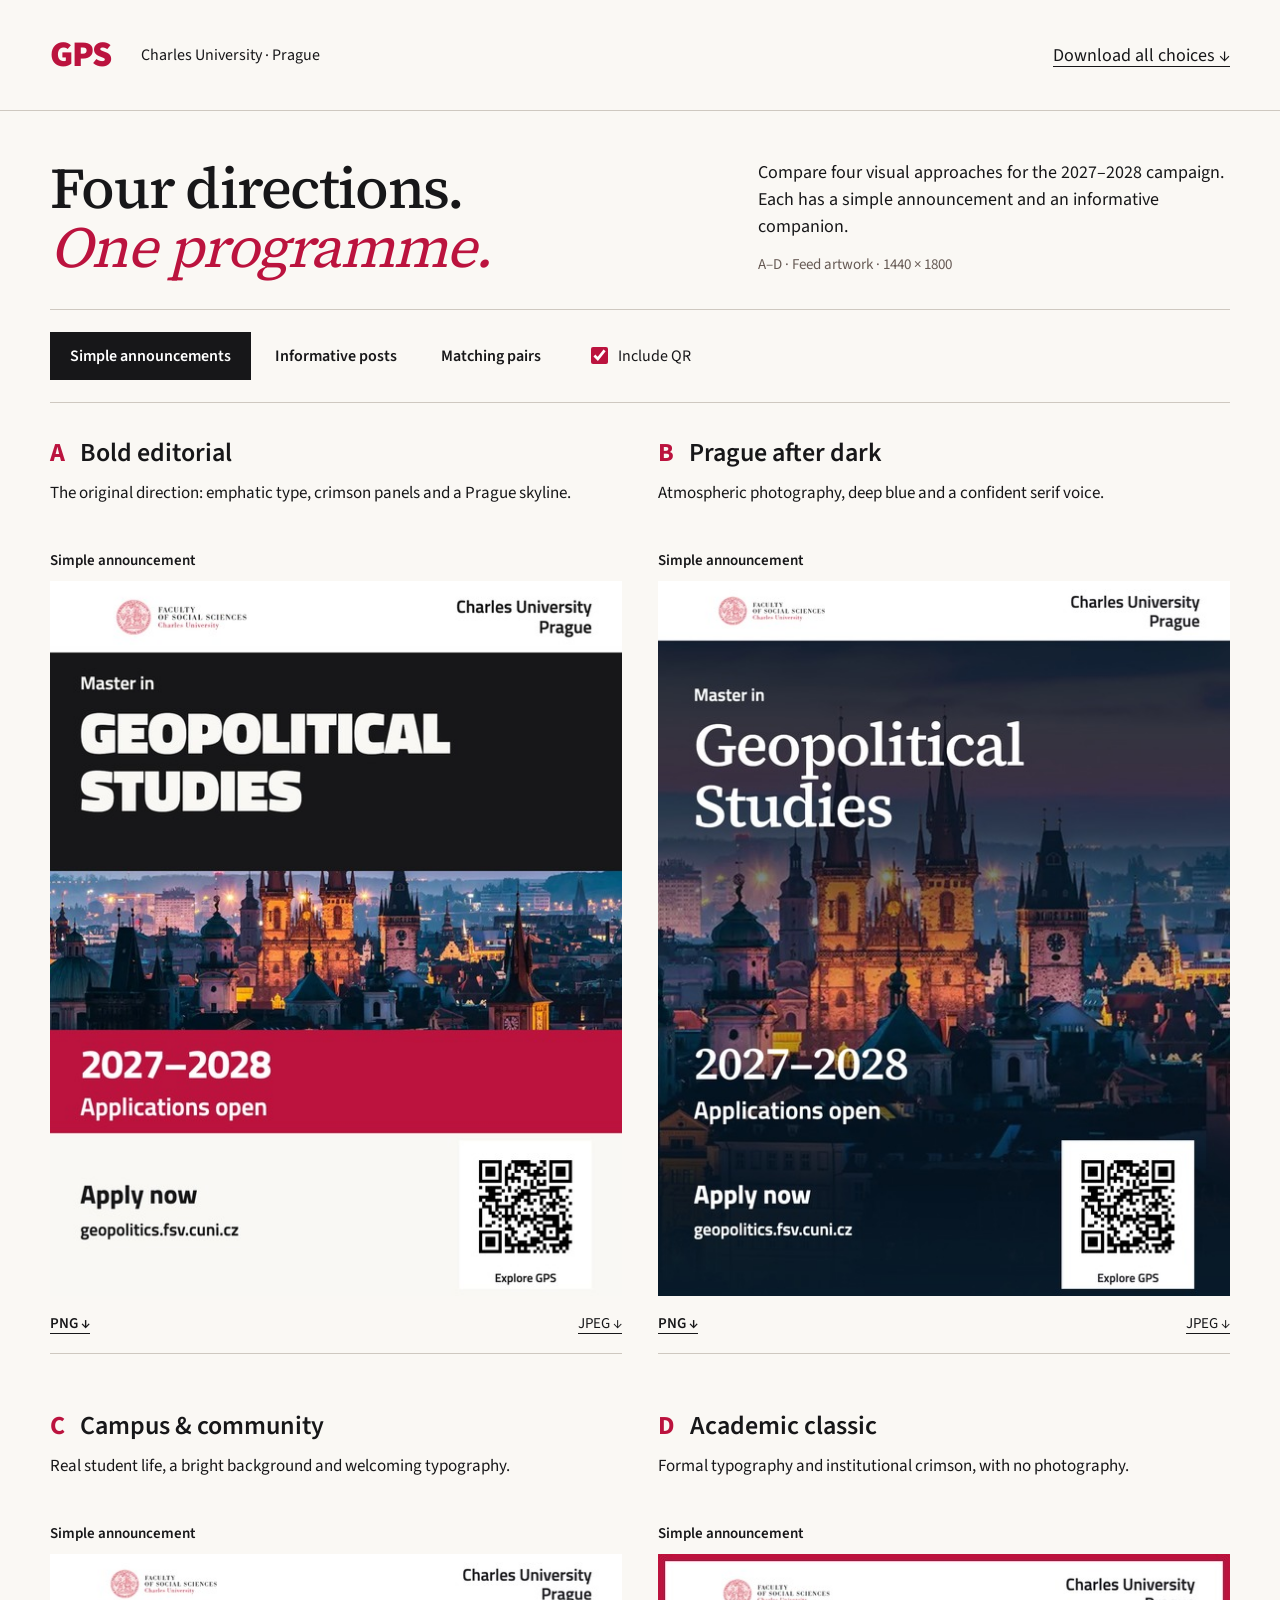
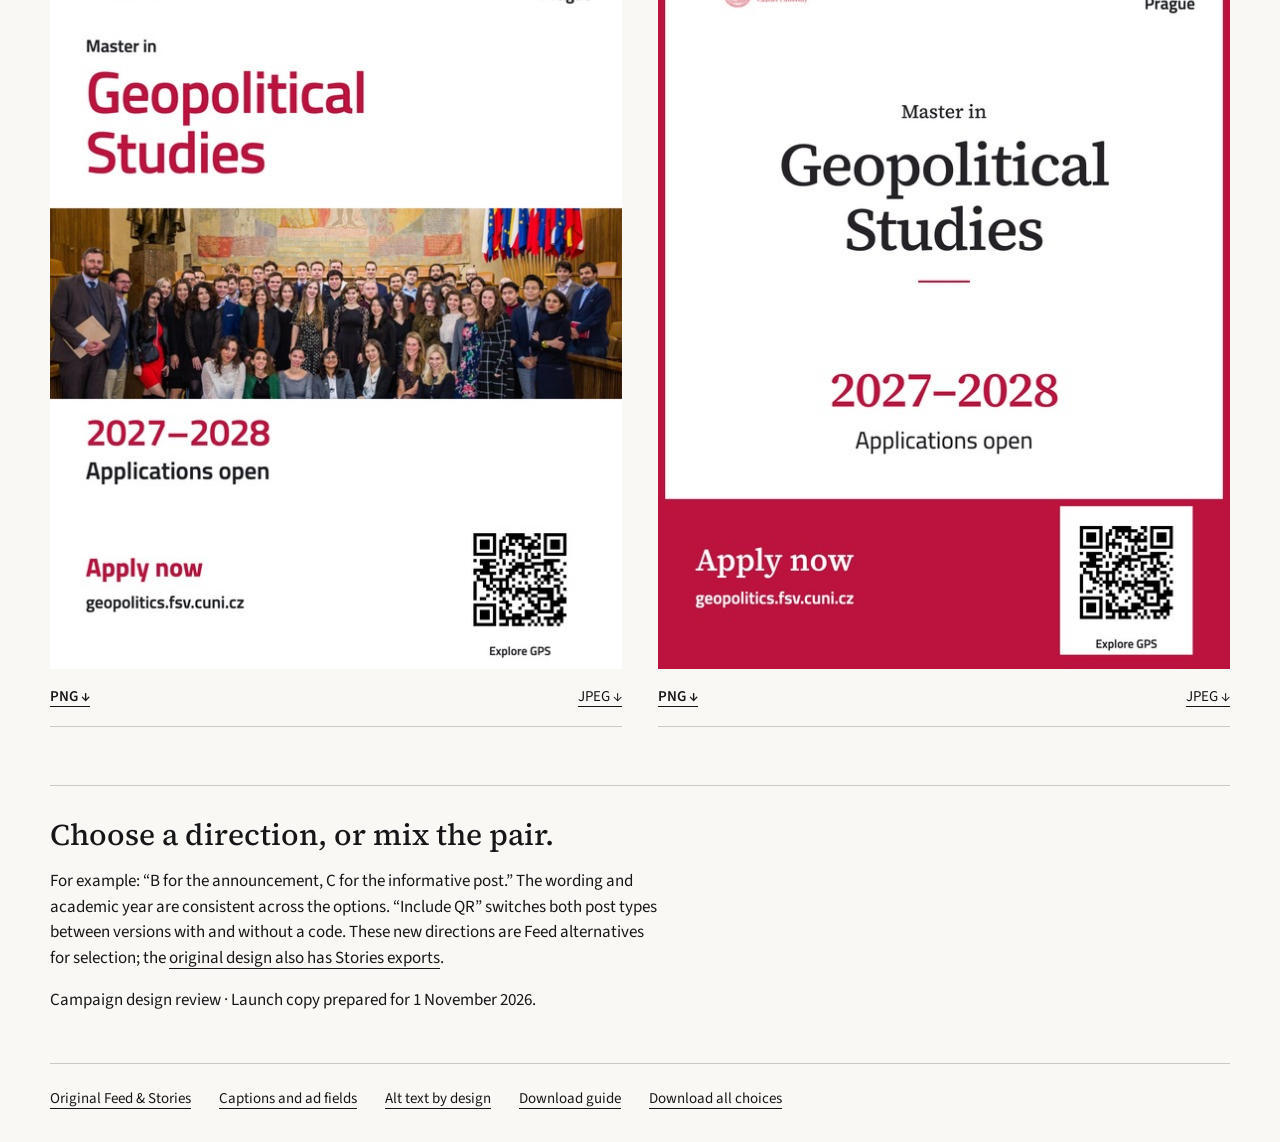
<file: docs/index.html>
<!doctype html>
<html lang="en"><head><meta charset="utf-8"><meta name="robots" content="noindex,nofollow"><meta name="viewport" content="width=device-width,initial-scale=1"><title>GPS · Four design directions · 2027–2028</title><link rel="stylesheet" href="assets/review.css"><link rel="stylesheet" href="assets/variations.css"></head><body>
<header><a class="wordmark" href="original.html">GPS</a><span>Charles University · Prague</span><a href="downloads/GPS-2027-2028-design-choices.zip" download>Download all choices ↓</a></header>
<main><div class="intro"><h1>Four directions.<br><em>One programme.</em></h1><div><p>Compare four visual approaches for the 2027–2028 campaign. Each has a simple announcement and an informative companion.</p><p class="status">A–D · Feed artwork · 1440 × 1800</p></div></div>
<nav class="controls" aria-label="Comparison options"><div role="group" aria-label="Post type"><button data-view="simple" aria-pressed="true">Simple announcements</button><button data-view="informative" aria-pressed="false">Informative posts</button><button data-view="pairs" aria-pressed="false">Matching pairs</button></div><label id="qr-control"><input id="variation-qr" type="checkbox" checked> Include QR</label></nav>
<div id="choices" class="choices" aria-live="polite"></div>
<section class="selection-note"><h2>Choose a direction, or mix the pair.</h2><p>For example: “B for the announcement, C for the informative post.” The wording and academic year are consistent across the options. “Include QR” switches both post types between versions with and without a code. These new directions are Feed alternatives for selection; the <a href="original.html">original design also has Stories exports</a>.</p><p>Campaign design review · Launch copy prepared for 1 November 2026.</p></section>
<footer><a href="original.html">Original Feed & Stories</a><a href="copy.html">Captions and ad fields</a><a href="alt-text.html">Alt text by design</a><a href="guide.html">Download guide</a><a href="downloads/GPS-2027-2028-design-choices.zip" download>Download all choices</a></footer></main><script src="assets/variations.js"></script></body></html>
</file>
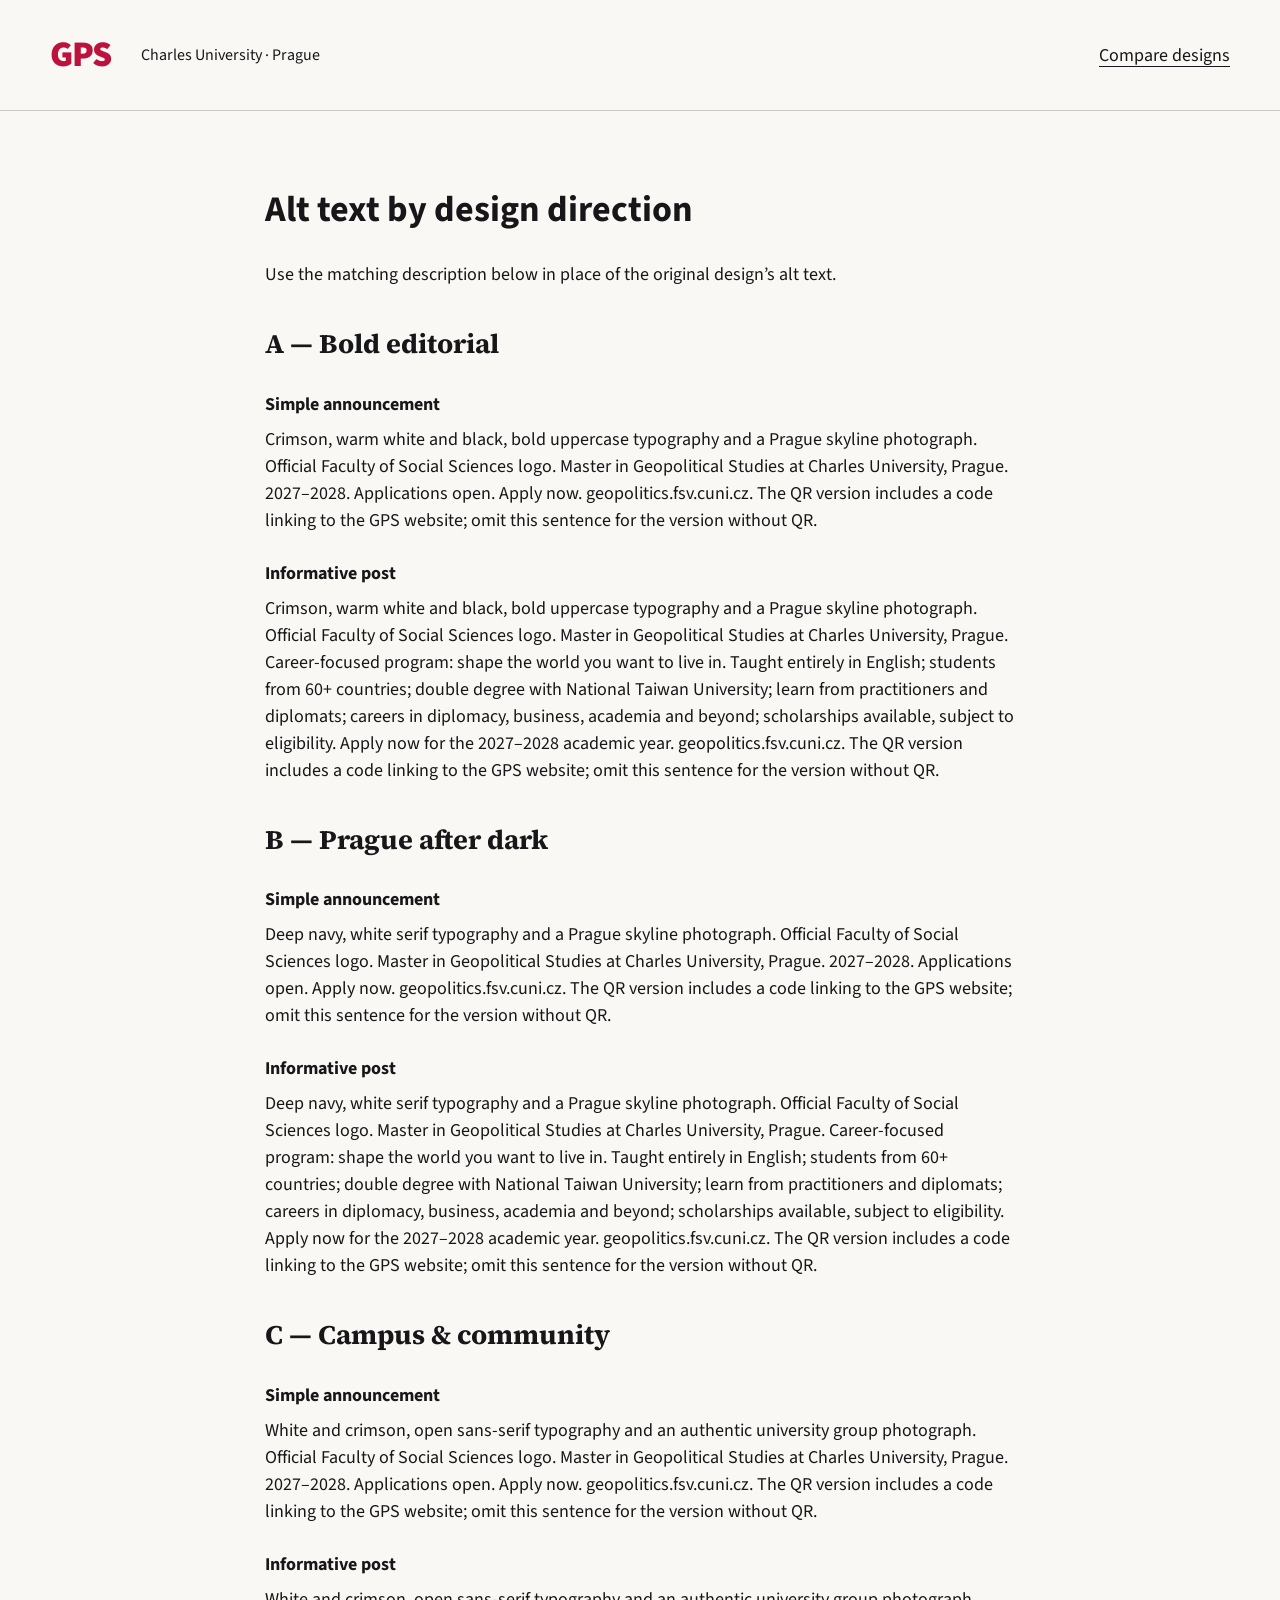
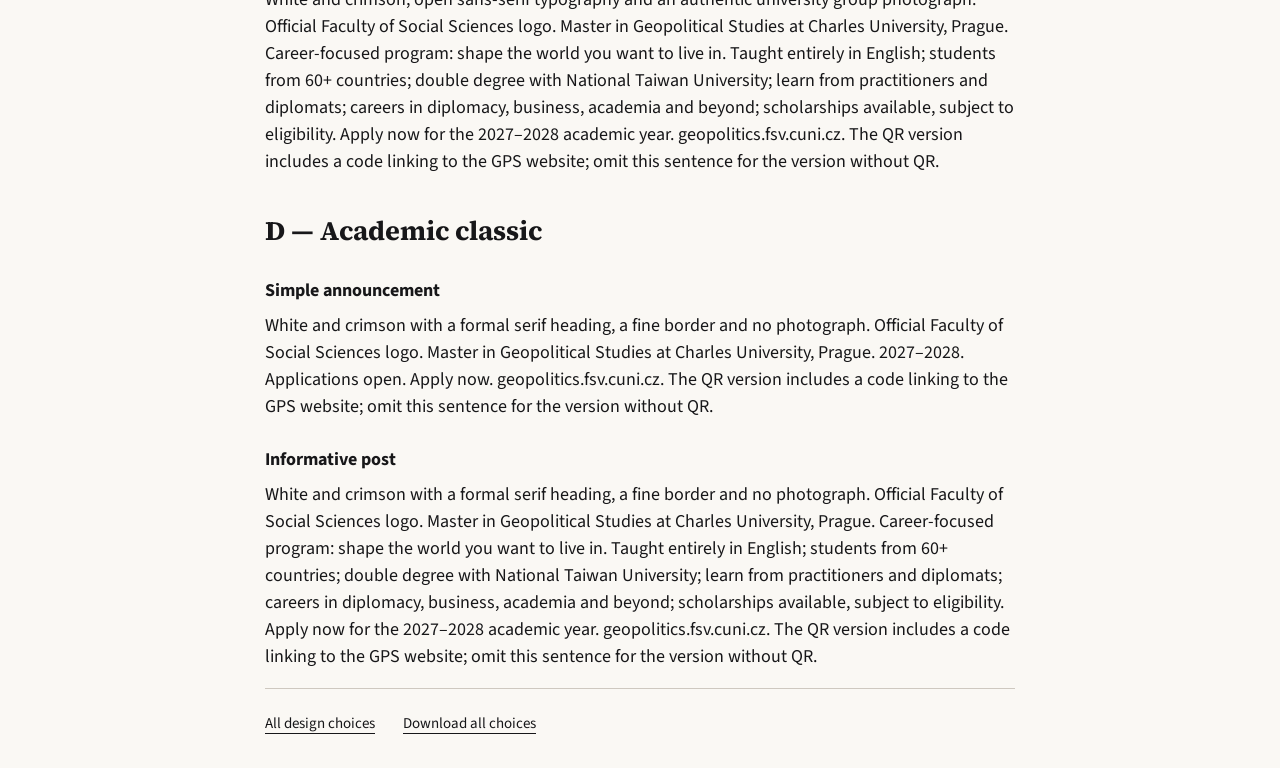
<file: docs/alt-text.html>
<!doctype html><html lang="en"><head><meta charset="utf-8"><meta name="viewport" content="width=device-width,initial-scale=1"><meta name="robots" content="noindex,nofollow"><title>GPS · Alt text by design</title><link rel="stylesheet" href="assets/review.css"></head><body><header><a class="wordmark" href="index.html">GPS</a><span>Charles University · Prague</span><a href="index.html">Compare designs</a></header><main class="copy-content"><h1>Alt text by design direction</h1>
<p>Use the matching description below in place of the original design’s alt text.</p>
<h2>A — Bold editorial</h2>
<h3><strong>Simple announcement</strong></h3>
<p>Crimson, warm white and black, bold uppercase typography and a Prague skyline photograph. Official Faculty of Social Sciences logo. Master in Geopolitical Studies at Charles University, Prague. 2027–2028. Applications open. Apply now. geopolitics.fsv.cuni.cz. The QR version includes a code linking to the GPS website; omit this sentence for the version without QR.</p>
<h3><strong>Informative post</strong></h3>
<p>Crimson, warm white and black, bold uppercase typography and a Prague skyline photograph. Official Faculty of Social Sciences logo. Master in Geopolitical Studies at Charles University, Prague. Career-focused program: shape the world you want to live in. Taught entirely in English; students from 60+ countries; double degree with National Taiwan University; learn from practitioners and diplomats; careers in diplomacy, business, academia and beyond; scholarships available, subject to eligibility. Apply now for the 2027–2028 academic year. geopolitics.fsv.cuni.cz. The QR version includes a code linking to the GPS website; omit this sentence for the version without QR.</p>
<h2>B — Prague after dark</h2>
<h3><strong>Simple announcement</strong></h3>
<p>Deep navy, white serif typography and a Prague skyline photograph. Official Faculty of Social Sciences logo. Master in Geopolitical Studies at Charles University, Prague. 2027–2028. Applications open. Apply now. geopolitics.fsv.cuni.cz. The QR version includes a code linking to the GPS website; omit this sentence for the version without QR.</p>
<h3><strong>Informative post</strong></h3>
<p>Deep navy, white serif typography and a Prague skyline photograph. Official Faculty of Social Sciences logo. Master in Geopolitical Studies at Charles University, Prague. Career-focused program: shape the world you want to live in. Taught entirely in English; students from 60+ countries; double degree with National Taiwan University; learn from practitioners and diplomats; careers in diplomacy, business, academia and beyond; scholarships available, subject to eligibility. Apply now for the 2027–2028 academic year. geopolitics.fsv.cuni.cz. The QR version includes a code linking to the GPS website; omit this sentence for the version without QR.</p>
<h2>C — Campus &amp; community</h2>
<h3><strong>Simple announcement</strong></h3>
<p>White and crimson, open sans-serif typography and an authentic university group photograph. Official Faculty of Social Sciences logo. Master in Geopolitical Studies at Charles University, Prague. 2027–2028. Applications open. Apply now. geopolitics.fsv.cuni.cz. The QR version includes a code linking to the GPS website; omit this sentence for the version without QR.</p>
<h3><strong>Informative post</strong></h3>
<p>White and crimson, open sans-serif typography and an authentic university group photograph. Official Faculty of Social Sciences logo. Master in Geopolitical Studies at Charles University, Prague. Career-focused program: shape the world you want to live in. Taught entirely in English; students from 60+ countries; double degree with National Taiwan University; learn from practitioners and diplomats; careers in diplomacy, business, academia and beyond; scholarships available, subject to eligibility. Apply now for the 2027–2028 academic year. geopolitics.fsv.cuni.cz. The QR version includes a code linking to the GPS website; omit this sentence for the version without QR.</p>
<h2>D — Academic classic</h2>
<h3><strong>Simple announcement</strong></h3>
<p>White and crimson with a formal serif heading, a fine border and no photograph. Official Faculty of Social Sciences logo. Master in Geopolitical Studies at Charles University, Prague. 2027–2028. Applications open. Apply now. geopolitics.fsv.cuni.cz. The QR version includes a code linking to the GPS website; omit this sentence for the version without QR.</p>
<h3><strong>Informative post</strong></h3>
<p>White and crimson with a formal serif heading, a fine border and no photograph. Official Faculty of Social Sciences logo. Master in Geopolitical Studies at Charles University, Prague. Career-focused program: shape the world you want to live in. Taught entirely in English; students from 60+ countries; double degree with National Taiwan University; learn from practitioners and diplomats; careers in diplomacy, business, academia and beyond; scholarships available, subject to eligibility. Apply now for the 2027–2028 academic year. geopolitics.fsv.cuni.cz. The QR version includes a code linking to the GPS website; omit this sentence for the version without QR.</p><footer><a href="index.html">All design choices</a><a href="downloads/GPS-2027-2028-design-choices.zip" download>Download all choices</a></footer></main></body></html>
</file>
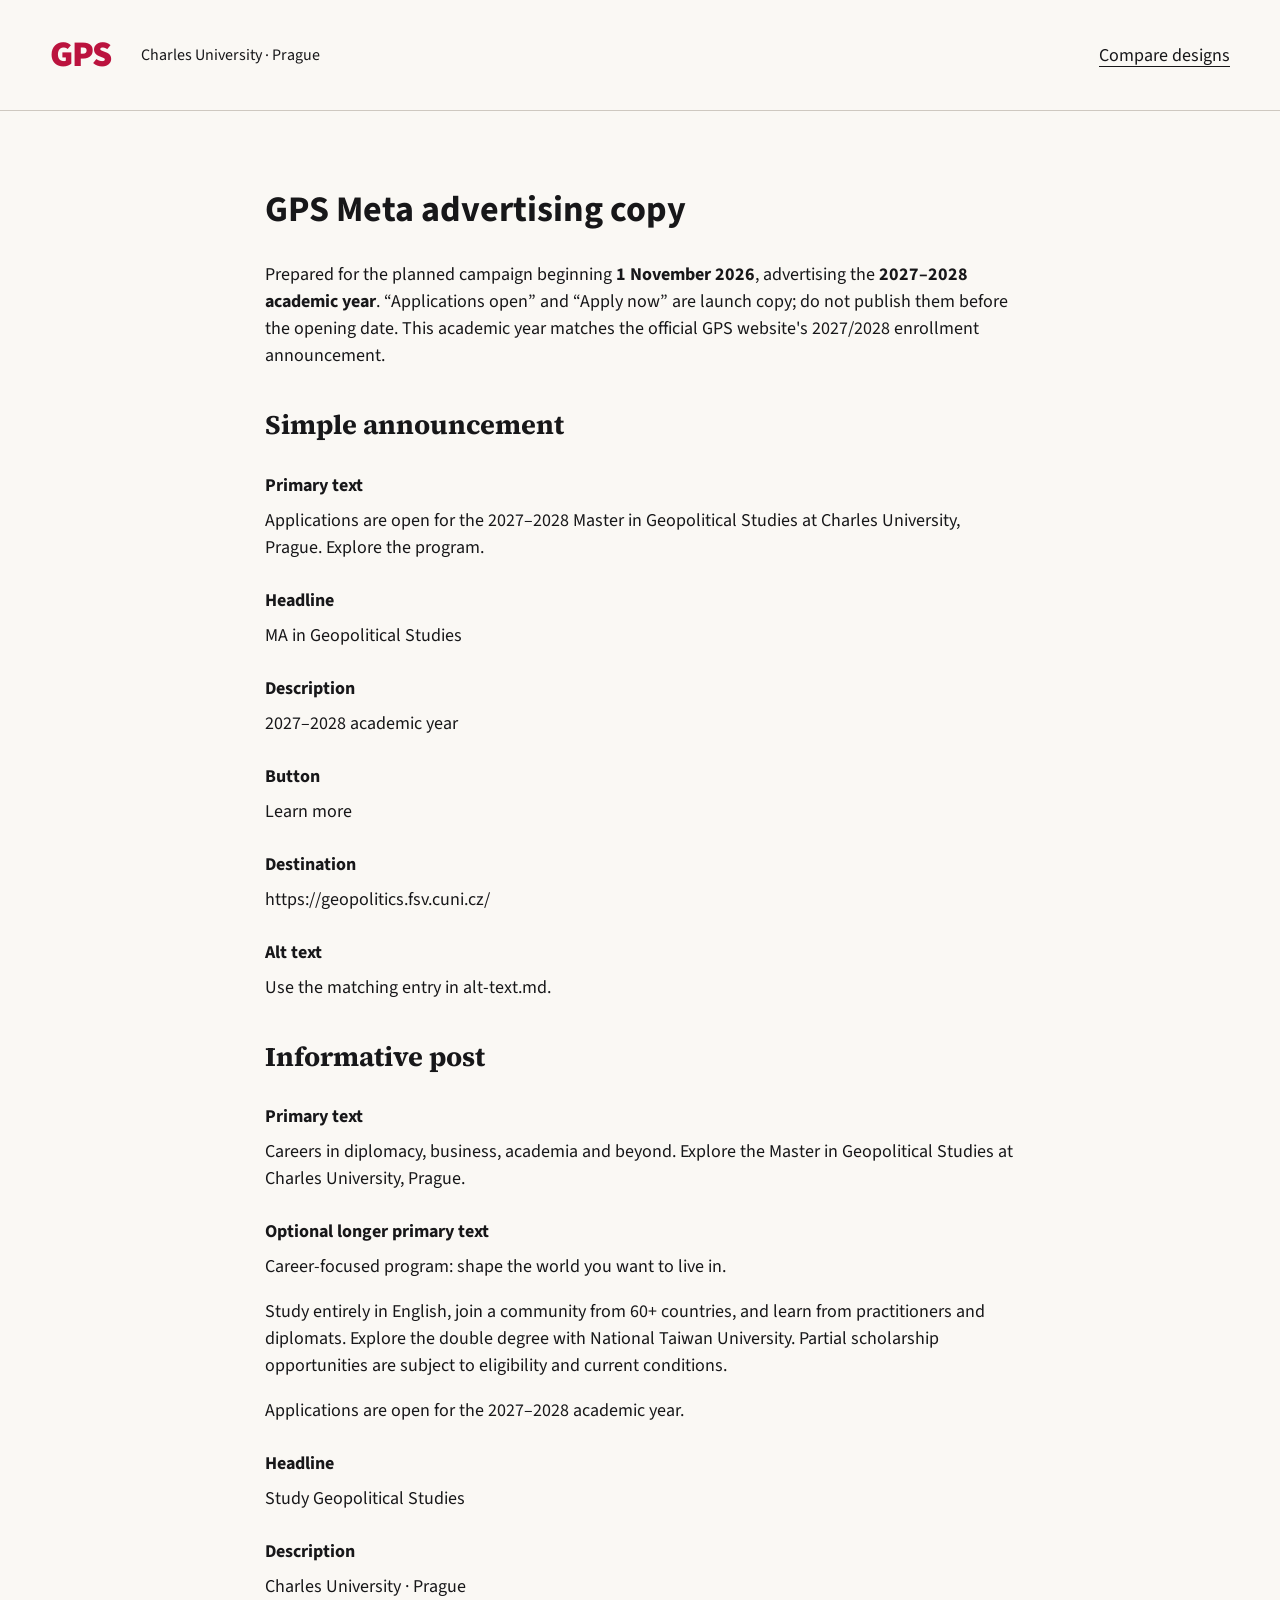
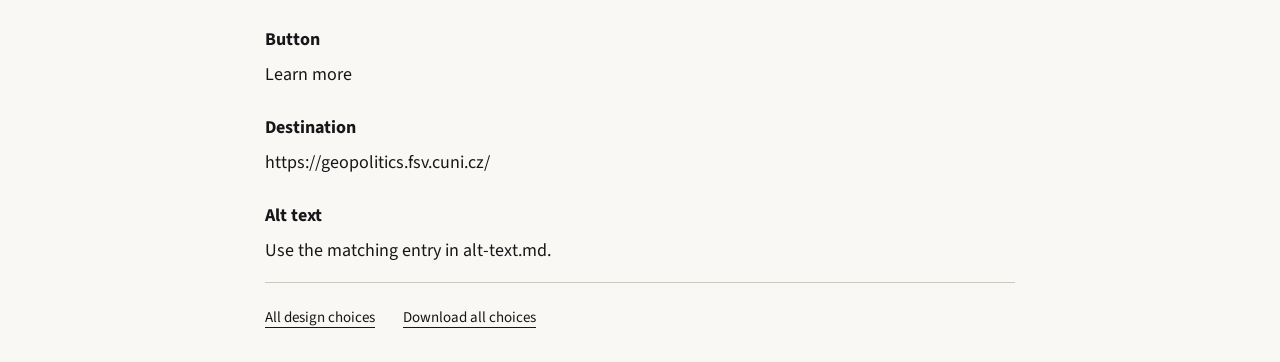
<file: docs/copy.html>
<!doctype html><html lang="en"><head><meta charset="utf-8"><meta name="viewport" content="width=device-width,initial-scale=1"><meta name="robots" content="noindex,nofollow"><title>GPS · Captions and ad fields</title><link rel="stylesheet" href="assets/review.css"></head><body><header><a class="wordmark" href="index.html">GPS</a><span>Charles University · Prague</span><a href="index.html">Compare designs</a></header><main class="copy-content"><h1>GPS Meta advertising copy</h1>
<p>Prepared for the planned campaign beginning <strong>1 November 2026</strong>, advertising the <strong>2027–2028 academic year</strong>. “Applications open” and “Apply now” are launch copy; do not publish them before the opening date. This academic year matches the official GPS website&#x27;s 2027/2028 enrollment announcement.</p>
<h2>Simple announcement</h2>
<h3><strong>Primary text</strong></h3>
<p>Applications are open for the 2027–2028 Master in Geopolitical Studies at Charles University, Prague. Explore the program.</p>
<h3><strong>Headline</strong></h3>
<p>MA in Geopolitical Studies</p>
<h3><strong>Description</strong></h3>
<p>2027–2028 academic year</p>
<h3><strong>Button</strong></h3>
<p>Learn more</p>
<h3><strong>Destination</strong></h3>
<p>https://geopolitics.fsv.cuni.cz/</p>
<h3><strong>Alt text</strong></h3>
<p>Use the matching entry in <code>alt-text.md</code>.</p>
<h2>Informative post</h2>
<h3><strong>Primary text</strong></h3>
<p>Careers in diplomacy, business, academia and beyond. Explore the Master in Geopolitical Studies at Charles University, Prague.</p>
<h3><strong>Optional longer primary text</strong></h3>
<p>Career-focused program: shape the world you want to live in.</p>
<p>Study entirely in English, join a community from 60+ countries, and learn from practitioners and diplomats. Explore the double degree with National Taiwan University. Partial scholarship opportunities are subject to eligibility and current conditions.</p>
<p>Applications are open for the 2027–2028 academic year.</p>
<h3><strong>Headline</strong></h3>
<p>Study Geopolitical Studies</p>
<h3><strong>Description</strong></h3>
<p>Charles University · Prague</p>
<h3><strong>Button</strong></h3>
<p>Learn more</p>
<h3><strong>Destination</strong></h3>
<p>https://geopolitics.fsv.cuni.cz/</p>
<h3><strong>Alt text</strong></h3>
<p>Use the matching entry in <code>alt-text.md</code>.</p><footer><a href="index.html">All design choices</a><a href="downloads/GPS-2027-2028-design-choices.zip" download>Download all choices</a></footer></main></body></html>
</file>
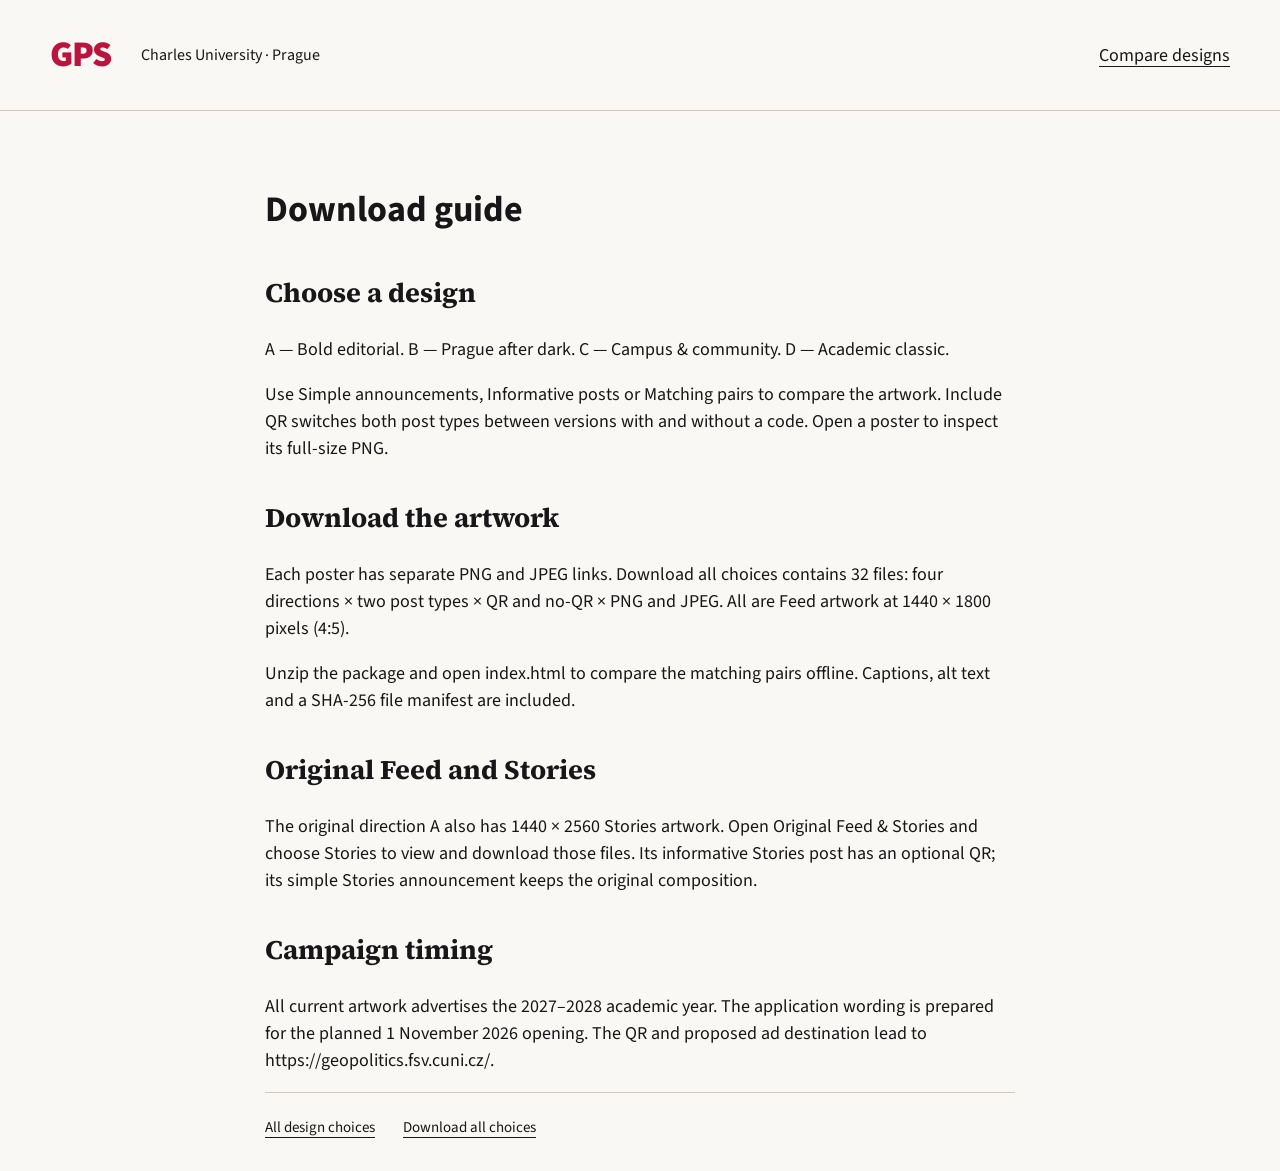
<file: docs/guide.html>
<!doctype html><html lang="en"><head><meta charset="utf-8"><meta name="viewport" content="width=device-width,initial-scale=1"><meta name="robots" content="noindex,nofollow"><title>GPS · Download guide</title><link rel="stylesheet" href="assets/review.css"></head><body><header><a class="wordmark" href="index.html">GPS</a><span>Charles University · Prague</span><a href="index.html">Compare designs</a></header><main class="copy-content"><h1>Download guide</h1>
<h2>Choose a design</h2>
<p>A — Bold editorial. B — Prague after dark. C — Campus &amp; community. D — Academic classic.</p>
<p>Use Simple announcements, Informative posts or Matching pairs to compare the artwork. Include QR switches both post types between versions with and without a code. Open a poster to inspect its full-size PNG.</p>
<h2>Download the artwork</h2>
<p>Each poster has separate PNG and JPEG links. Download all choices contains 32 files: four directions × two post types × QR and no-QR × PNG and JPEG. All are Feed artwork at 1440 × 1800 pixels (4:5).</p>
<p>Unzip the package and open index.html to compare the matching pairs offline. Captions, alt text and a SHA-256 file manifest are included.</p>
<h2>Original Feed and Stories</h2>
<p>The original direction A also has 1440 × 2560 Stories artwork. Open Original Feed &amp; Stories and choose Stories to view and download those files. Its informative Stories post has an optional QR; its simple Stories announcement keeps the original composition.</p>
<h2>Campaign timing</h2>
<p>All current artwork advertises the 2027–2028 academic year. The application wording is prepared for the planned 1 November 2026 opening. The QR and proposed ad destination lead to https://geopolitics.fsv.cuni.cz/.</p><footer><a href="index.html">All design choices</a><a href="downloads/GPS-2027-2028-design-choices.zip" download>Download all choices</a></footer></main></body></html>
</file>
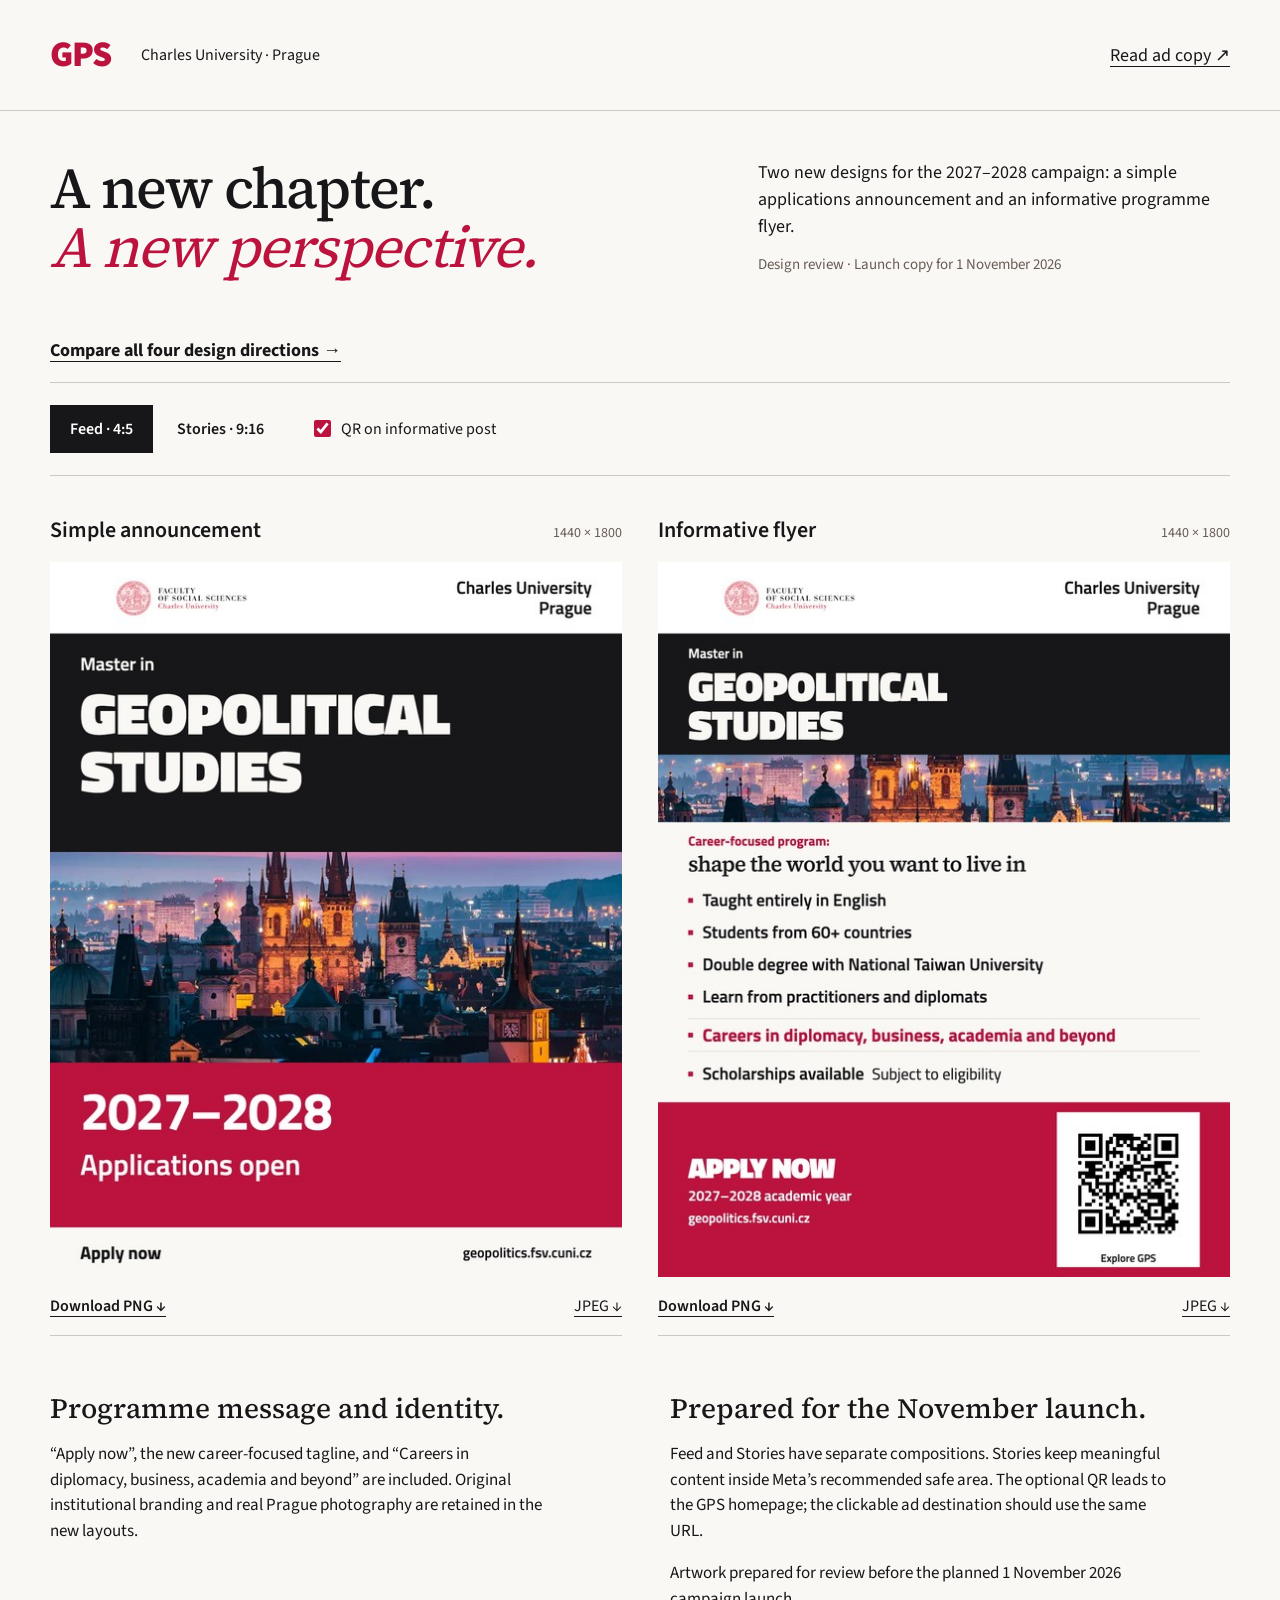
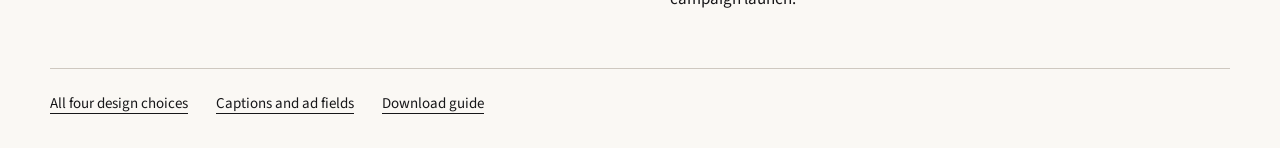
<file: docs/original.html>
<!doctype html>
<html lang="en"><head><meta charset="utf-8"><meta name="robots" content="noindex,nofollow"><meta name="viewport" content="width=device-width,initial-scale=1"><title>GPS Meta campaign · 2027–2028</title><link rel="stylesheet" href="assets/review.css"></head><body>
<header><a class="wordmark" href="index.html">GPS</a><span>Charles University · Prague</span><a href="copy.html">Read ad copy ↗</a></header>
<main><div class="intro"><h1>A new chapter.<br><em>A new perspective.</em></h1><div><p>Two new designs for the 2027–2028 campaign: a simple applications announcement and an informative programme flyer.</p><p class="status">Design review · Launch copy for 1 November 2026</p></div></div>
<p><a href="index.html"><strong>Compare all four design directions →</strong></a></p>
<nav class="controls" aria-label="Artwork options"><div role="group" aria-label="Placement"><button data-format="feed" aria-pressed="true">Feed · 4:5</button><button data-format="story" aria-pressed="false">Stories · 9:16</button></div><label><input id="qr" type="checkbox" checked> QR on informative post</label><label id="safe-label" hidden><input id="safe" type="checkbox"> Show safe area</label></nav>
<section class="artworks" aria-label="Prepared artwork"><article data-post="simple"><div class="art-title"><h2>Simple announcement</h2><span class="size">1440 × 1800</span></div><a class="art-link" target="_blank" aria-label="Open full-size simple announcement"><img class="art" src="previews/gps-simple-feed-1440x1800.jpg" alt="Master in Geopolitical Studies, 2027–2028, applications open, with Prague photography"><div class="safe-guide" hidden><div></div></div></a><div class="downloads"><a class="png" download>Download PNG ↓</a><a class="jpg" download>JPEG ↓</a></div></article>
<article data-post="informative"><div class="art-title"><h2>Informative flyer</h2><span class="size">1440 × 1800</span></div><a class="art-link" target="_blank" aria-label="Open full-size informative flyer"><img class="art" src="previews/gps-informative-feed-1440x1800.jpg" alt="Career-focused Geopolitical Studies programme benefits and Apply now message"><div class="safe-guide" hidden><div></div></div></a><div class="downloads"><a class="png" download>Download PNG ↓</a><a class="jpg" download>JPEG ↓</a></div></article></section>
<section class="notes"><div><h2>Programme message and identity.</h2><p>“Apply now”, the new career-focused tagline, and “Careers in diplomacy, business, academia and beyond” are included. Original institutional branding and real Prague photography are retained in the new layouts.</p></div><div><h2>Prepared for the November launch.</h2><p>Feed and Stories have separate compositions. Stories keep meaningful content inside Meta’s recommended safe area. The optional QR leads to the GPS homepage; the clickable ad destination should use the same URL.</p><p>Artwork prepared for review before the planned 1 November 2026 campaign launch.</p></div></section>

<footer><a href="index.html">All four design choices</a><a href="copy.html">Captions and ad fields</a><a href="guide.html">Download guide</a></footer></main><script src="assets/original.js"></script></body></html>
</file>
<file: docs/assets/review.css>
@font-face{font-family:SourceSans;src:url('fonts/source-sans-3-latin.woff2');font-weight:200 900}@font-face{font-family:SourceSerif;src:url('fonts/source-serif-4-latin.woff2');font-weight:200 900}:root{--paper:#faf8f4;--ink:#171719;--red:#bb133e;--line:#cec8c0}*{box-sizing:border-box}body{margin:0;background:var(--paper);color:var(--ink);font:18px/1.5 SourceSans,sans-serif}a{color:inherit;text-underline-offset:5px;text-decoration-thickness:1px}a:hover{color:var(--red)}button,input{accent-color:var(--red)}:focus-visible{outline:3px solid var(--red);outline-offset:5px}::selection{background:var(--red);color:#fff}header{max-width:1440px;padding:28px 50px;margin:auto;display:flex;align-items:center;gap:30px;border-bottom:1px solid var(--line)}header>a:last-child{margin-left:auto}.wordmark{font-weight:900;font-size:36px;text-decoration:none;letter-spacing:-.04em;color:var(--red)}header span{font-size:16px}main{max-width:1440px;margin:auto;padding:48px 50px 20px}.intro{display:grid;grid-template-columns:1.3fr 1fr;gap:8%;align-items:end;padding-bottom:42px}.intro h1{font:500 clamp(38px,4.5vw,68px)/1.02 SourceSerif,serif;letter-spacing:-.03em;margin:0}.intro em{font-weight:400;color:var(--red)}.intro p{margin:0}.intro .status{margin-top:14px;font-size:15px;color:#675b55}.controls{border-top:1px solid var(--line);border-bottom:1px solid var(--line);padding:22px 0;display:flex;align-items:center;gap:26px;flex-wrap:wrap;margin-bottom:38px}.controls>div{display:flex;gap:4px}button{font:600 16px SourceSans,sans-serif;border:1px solid transparent;padding:12px 19px;cursor:pointer;background:transparent;color:var(--ink)}button:hover{border-color:var(--ink)}button[aria-pressed=true]{background:var(--ink);color:#fff}.controls label{font-size:16px;cursor:pointer}.controls input{width:17px;height:17px;vertical-align:-3px;margin-right:7px}.artworks{display:grid;grid-template-columns:1fr 1fr;gap:36px}.art-title{display:flex;align-items:baseline;justify-content:space-between;gap:12px;margin-bottom:15px}.art-title h2{font-size:22px;margin:0;font-weight:600}.size{font-size:14px;color:#675b55;white-space:nowrap}.art-link{display:block;position:relative;text-decoration:none;line-height:0;background:#fff}.art{width:100%;height:auto;display:block}.downloads{display:flex;justify-content:space-between;border-bottom:1px solid var(--line);padding:17px 0;font-size:16px}.downloads a:first-child{font-weight:600}.safe-guide{position:absolute;inset:0;background:linear-gradient(to bottom,#bb133e66 0%,#bb133e66 14%,transparent 14%,transparent 65%,#bb133e66 65%,#bb133e66 100%);pointer-events:none}.safe-guide div{position:absolute;inset:14% 6% 35%;border:2px dashed #fff;outline:1px solid #171719}.notes{display:grid;grid-template-columns:1fr 1fr;gap:60px;padding:56px 0}.notes h2{font:500 28px/1.2 SourceSerif,serif;margin:0 0 15px}.notes p{font-size:17px;max-width:62ch}.notes p:last-child{margin-bottom:0}details{border-top:1px solid var(--line);padding:24px 0}summary{font-size:22px;cursor:pointer}.concepts{display:grid;grid-template-columns:1fr 1fr;gap:28px;margin:24px 0}.concepts img{display:block;width:100%}footer{display:flex;gap:28px;flex-wrap:wrap;border-top:1px solid var(--line);padding:24px 0 12px;font-size:15px}[hidden]{display:none!important}@media(max-width:760px){header{padding:18px 22px;gap:18px}header span{display:none}header>a:last-child{font-size:15px}main{padding:34px 22px 18px}.intro{grid-template-columns:1fr;gap:25px;padding-bottom:30px}.intro h1{font-size:44px}.intro p{font-size:17px}.controls{gap:16px;margin-bottom:30px;padding:17px 0}.controls>div{width:100%}.artworks,.notes,.concepts{grid-template-columns:1fr}.artworks{gap:40px}.art-title h2{font-size:21px}.art-title{gap:8px}.size{font-size:12px}.notes{gap:30px;padding:42px 0}.notes h2{font-size:25px}footer{gap:16px 25px}}

.copy-content{max-width:850px}.copy-content h2{margin-top:36px;font-family:SourceSerif,serif}.copy-content h3{font-size:18px;margin:26px 0 8px}.copy-content p{margin:0 0 18px}.copy-content code{font-family:inherit}.copy-content ul{padding-left:24px}
</file>
<file: docs/assets/variations.css>
.intro{padding-bottom:32px}.controls{margin-bottom:30px}.choices{display:grid;grid-template-columns:1fr 1fr;gap:52px 36px}.choice-head{display:flex;align-items:baseline;gap:15px;margin-bottom:10px}.choice-code{font-size:26px;font-weight:700;color:var(--red)}.choice-head h2{font-size:26px;line-height:1.1;margin:0;font-weight:600}.choice p{font-size:17px;line-height:1.4;margin:0 0 20px;min-height:48px}.choice-images{display:grid;grid-template-columns:1fr;gap:16px}.choice-images figure{margin:0}.choice-images figcaption{font-size:15px;font-weight:600;margin-bottom:9px}.choice-images img{width:100%;height:auto;display:block;background:#fff}.choice-images figure>a{display:block}.choice-images .downloads{font-size:15px}.choice.pair .choice-images{grid-template-columns:1fr 1fr}.selection-note{margin-top:58px;border-top:1px solid var(--line);padding:32px 0}.selection-note h2{font:500 30px/1.15 SourceSerif,serif;margin:0 0 15px}.selection-note p{max-width:76ch;font-size:17px}.choice-images a:focus-visible{outline:3px solid var(--red);outline-offset:5px}@media(max-width:760px){.intro h1{font-size:41px}.choices{grid-template-columns:1fr;gap:44px}.choice-head h2{font-size:25px}.choice p{min-height:0}.controls>div{flex-wrap:wrap}.controls button{font-size:15px;padding:11px 12px}.choice.pair .choice-images{gap:12px}.choice.pair .downloads{font-size:13px;flex-wrap:wrap;gap:8px}.selection-note{margin-top:40px}.selection-note h2{font-size:27px}}@media(max-width:420px){.choice.pair .choice-images{grid-template-columns:1fr}.choice-images figcaption{margin-top:10px}}
</file>
